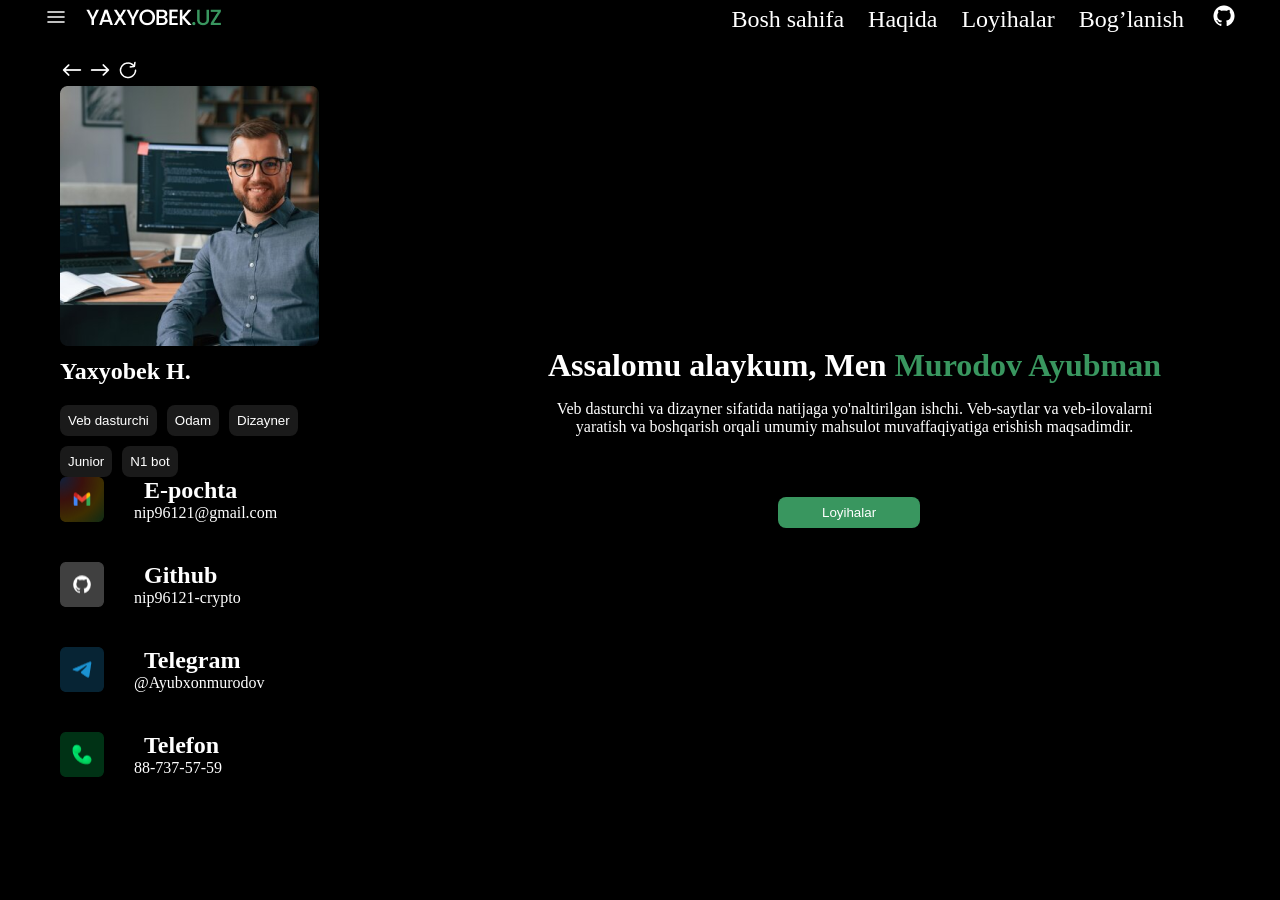
<file: index.html>
<!DOCTYPE html>
<html lang="en">

<head>
    <meta charset="UTF-8">
    <meta name="viewport" content="width=device-width, initial-scale=1.0">
    <title>Document</title>
    <link rel="preconnect" href="https://fonts.googleapis.com">
    <link rel="preconnect" href="https://fonts.gstatic.com" crossorigin>
    <link
        href="https://fonts.googleapis.com/css2?family=Poppins:ital,wght@0,100;0,200;0,300;0,400;0,500;0,600;0,700;0,800;0,900;1,100;1,200;1,300;1,400;1,500;1,600;1,700;1,800;1,900&display=swap"
        rel="stylesheet">
    <link rel="stylesheet" href="./main.css">
</head>

<body>

    <header class="header">
        <div class="container">
            <nav class="header__nav">
                <a href="./index.html">
                    <img src="./images/logo.png" alt="">
                </a>
                <ul class="header__list">
                    <li class="header__item">
                        <a href="./index.html" class="header__link">Bosh sahifa</a>
                    </li>

                    <li class="header__item">
                        <a href="./about.html" class="header__link">Haqida</a>
                    </li>

                    <li class="header__item">
                        <a href="./project.html" class="header__link">Loyihalar</a>
                    </li>

                    <li class="header__item">
                        <a href="./connection.html" class="header__link">Bog’lanish</a>
                    </li>
                    <li class="header__item">
                        <a href="" class="header__link">
                            <img src="./images/logo2.png" alt="">
                        </a>
                    </li>
                </ul>
            </nav>
    </header>

    <main class="main">
        <div class="container">
            <div class="wrapper">
                <section class="main__section">
                    <div class="container">
                        <div class="main__ota">
                            <div class="main__left">
                                <div class="imgbox">
                                    <img src="./images/Sterlka.png" alt="">
                                    <img src="./images/Strelka2.png" alt="">
                                    <img src="./images/Rehlesh.png" alt="">
                                </div>
                            </div>
                            <img src="./images/Rasm1.png" alt="">
                            <h2 class="main__title">Yaxyobek H.</h2>
                            <div class="main__raght">
                                <button class="main__btn">Veb dasturchi</button>
                                <button class="main__btn">Odam</button>
                                <button class="main__btn">Dizayner</button>
                                <button class="main__btn">Junior</button>
                                <button class="main__btn">N1 bot</button>
                            </div>


                            <div class="bx">
                                <div class="box2">
                                    <img src="./images/email.png" alt="">
                                    <div class="div">
                                        <h2 class="main__title2">E-pochta</h2>
                                        <a class="main__text2" href="nip96121@gmail.com">nip96121@gmail.com</a>
                                    </div>
                                </div>

                                <div class="box2">
                                    <img src="./images/Github.png" alt="">
                                    <div class="div">
                                        <h2 class="main__title2">Github</h2>
                                        <a class="main__text2" href="nip96121-crypto">nip96121-crypto</a>
                                    </div>
                                </div>

                                <div class="box2">
                                    <img src="./images/Teligram.png" alt="">
                                    <div class="div">
                                        <h2 class="main__title2">Telegram</h2>

                                        <a class="main__text2" href="@Ayubxonmurodov">@Ayubxonmurodov</a>
                                    </div>
                                </div>

                                <div class="box2">
                                    <img src="./images/Telefon.png" alt="">
                                    <div class="div">
                                        <h2 class="main__title2">Telefon</h2>
                                        <a class="main__text2" href="">88-737-57-59</a>
                                    </div>
                                </div>

                            </div>

                        </div>
                    </div>
                </section>

                <section class="main__section">
                    <div class="container">
                        <h1 class="main__title1">Assalomu alaykum, Men <span class="main__span"> Murodov Ayubman</span>
                        </h1>
                        <p class="main__rect">Veb dasturchi va dizayner sifatida natijaga yo'naltirilgan ishchi.
                            Veb-saytlar va
                            veb-ilovalarni yaratish va boshqarish orqali umumiy mahsulot muvaffaqiyatiga erishish
                            maqsadimdir.
                        </p>
                        <button class="main__btn2">Loyihalar</button>
                    </div>
                </section>

            </div>
        </div>
    </main>
    </div>
</body>

</html>
</file>
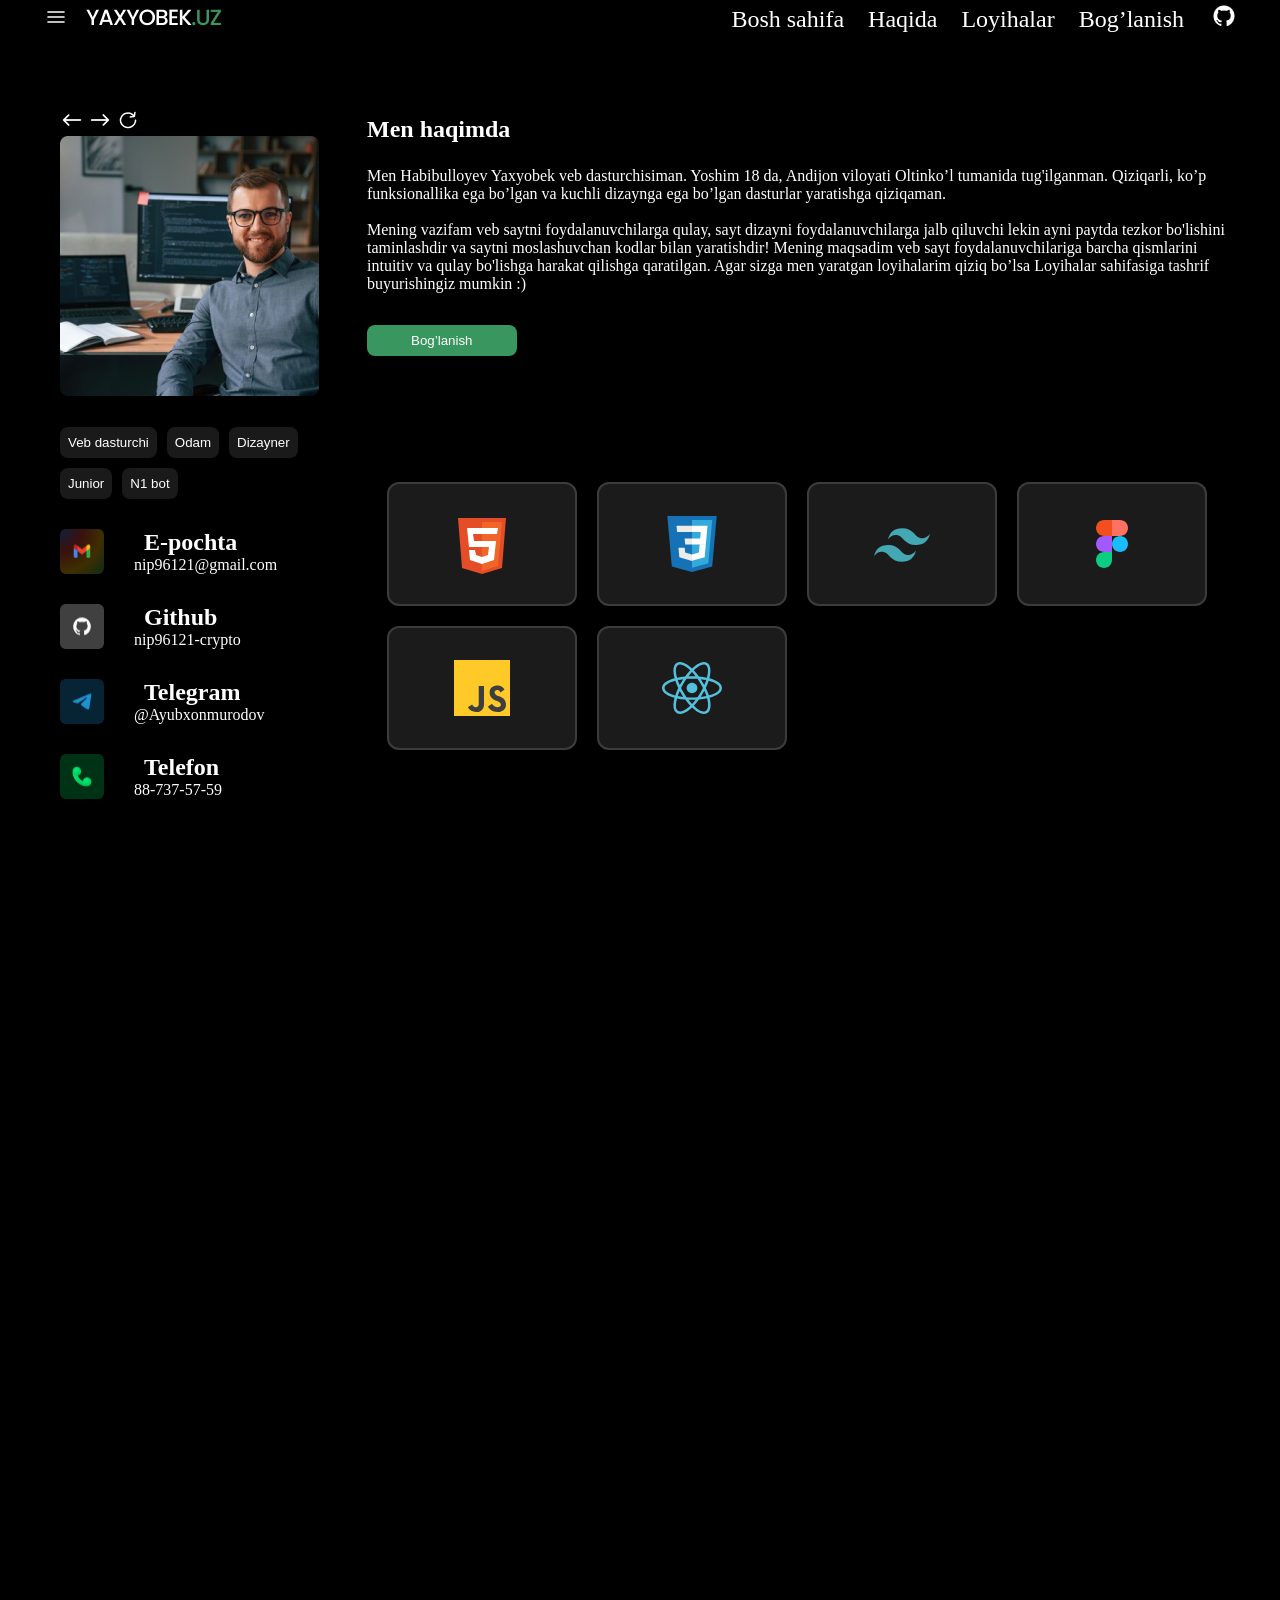
<file: about.html>
<!DOCTYPE html>
<html lang="en">

<head>
    <meta charset="UTF-8">
    <meta name="viewport" content="width=device-width, initial-scale=1.0">
    <title>Document</title>
    <link rel="stylesheet" href="./about.css">
</head>

<body>


    <header class="header">
        <div class="container">
            <nav class="header__nav">
                <a href="./index.html">
                    <img src="./images/logo.png" alt="">
                </a>
                <ul class="header__list">
                    <li class="header__item">
                        <a href="./index.html" class="header__link">Bosh sahifa</a>
                    </li>

                    <li class="header__item">
                        <a href="./about.html" class="header__link">Haqida</a>
                    </li>

                    <li class="header__item">
                        <a href="./project.html" class="header__link">Loyihalar</a>
                    </li>

                    <li class="header__item">
                        <a href="./connection.html" class="header__link">Bog’lanish</a>
                    </li>
                    <li class="header__item">
                        <a href="" class="header__link">
                            <img src="./images/logo2.png" alt="">
                        </a>
                    </li>
                </ul>
            </nav>
    </header>




    <main class="main">
        <div class="container">
            <div class="wrapper">
                <section class="main__section">
                    <div class="container">
                        <div class="main__ota">
                            <div class="main__left">
                                <div class="imgbox">
                                    <img src="./images/Sterlka.png" alt="">
                                    <img src="./images/Strelka2.png" alt="">
                                    <img src="./images/Rehlesh.png" alt="">
                                </div>
                            </div>
                            <img src="./images/Rasm1.png" alt="">
                            <h2 class="main__title">Yaxyobek H.</h2>
                            <div class="main__raght">
                                <button class="main__btn">Veb dasturchi</button>
                                <button class="main__btn">Odam</button>
                                <button class="main__btn">Dizayner</button>
                                <button class="main__btn">Junior</button>
                                <button class="main__btn">N1 bot</button>
                            </div>
                          <div class="bx">
                              

                               <div class="bs">
                                <div class="b">
                                    <img src="./images/email.png" alt="">
                                    <div class="div">
                                        <h2 class="main__title2">E-pochta</h2>
                                        <a class="main__text2" href="nip96121@gmail.com">nip96121@gmail.com</a>
                                    </div>
                                </div>

                                <div class="b">
                                    <img src="./images/Github.png" alt="">
                                    <div class="div">
                                        <h2 class="main__title2">Github</h2>
                                        <a class="main__text2" href="nip96121-crypto">nip96121-crypto</a>
                                    </div>
                                </div>

                                <div class="b">
                                    <img src="./images/Teligram.png" alt="">
                                    <div class="div">
                                        <h2 class="main__title2">Telegram</h2>

                                        <a class="main__text2" href="@Ayubxonmurodov">@Ayubxonmurodov</a>
                                    </div>
                                </div>

                                <div class="b">
                                    <img src="./images/Telefon.png" alt="">
                                    <div class="div">
                                        <h2 class="main__title2">Telefon</h2>
                                        <a class="main__text2" href="">88-737-57-59</a>
                                    </div>
                                </div>

                            </div>
                        </div>
                    </div>
                </section>

                <div class="section__ota">
                    <section class="main__section">
                    <div class="ta">
                        <h1 class="main__titl">Men haqimda</h1>
                        <p class="main__text4">Men Habibulloyev Yaxyobek veb dasturchisiman. Yoshim 18 da, Andijon
                            viloyati Oltinko’l tumanida tug'ilganman. Qiziqarli, ko’p funksionallika ega bo’lgan va
                            kuchli dizaynga ega bo’lgan dasturlar yaratishga qiziqaman. </p>
                        <br>
                        <p class="main__text3">Mening vazifam veb saytni foydalanuvchilarga qulay, sayt dizayni
                            foydalanuvchilarga jalb qiluvchi lekin ayni paytda tezkor bo'lishini taminlashdir va saytni
                            moslashuvchan kodlar bilan yaratishdir! Mening maqsadim veb sayt foydalanuvchilariga barcha
                            qismlarini intuitiv va qulay bo'lishga harakat qilishga qaratilgan. Agar sizga men yaratgan
                            loyihalarim qiziq bo’lsa <span class="main__span">Loyihalar </span>sahifasiga tashrif
                            buyurishingiz mumkin :)</p>
                        <button class="main__bn">Bog’lanish</button>
                    </div>
                </section>


                <section class="main__section4">
                    <div class="container">
                        <h2 class="">Asbob-uskunalar</h2>

                </section>
            



            <section class="main__section4">
                <div class="container">
                    <h2 class="">Asbob-uskunalar</h2>
                    <div class="wrapperr">
                        <div class="ot">
                            <div class="bol">
                                <img src="./images/html.svg" alt="">
                            </div>
                            <div class="bol">
                                <img src="./images/css.svg" alt="">
                            </div>
                            <div class="bol">
                                <img src="./images/tailwind.svg" alt="">
                            </div>
                            <div class="bol">
                                <img src="./images/figma.svg" alt="">
                            </div>
                            <div class="bol">
                                <img src="./images/java scrip.svg" alt="">
                            </div>
                            <div class="bol">
                                <img src="./images/react.svg" alt="">
                            </div>
                            
                        </div>
                    </div>

            </section>
                </div>
            </div>
        </div>
        </div>
        </div>
        </div>
    </main>
</body>

</html>
</file>
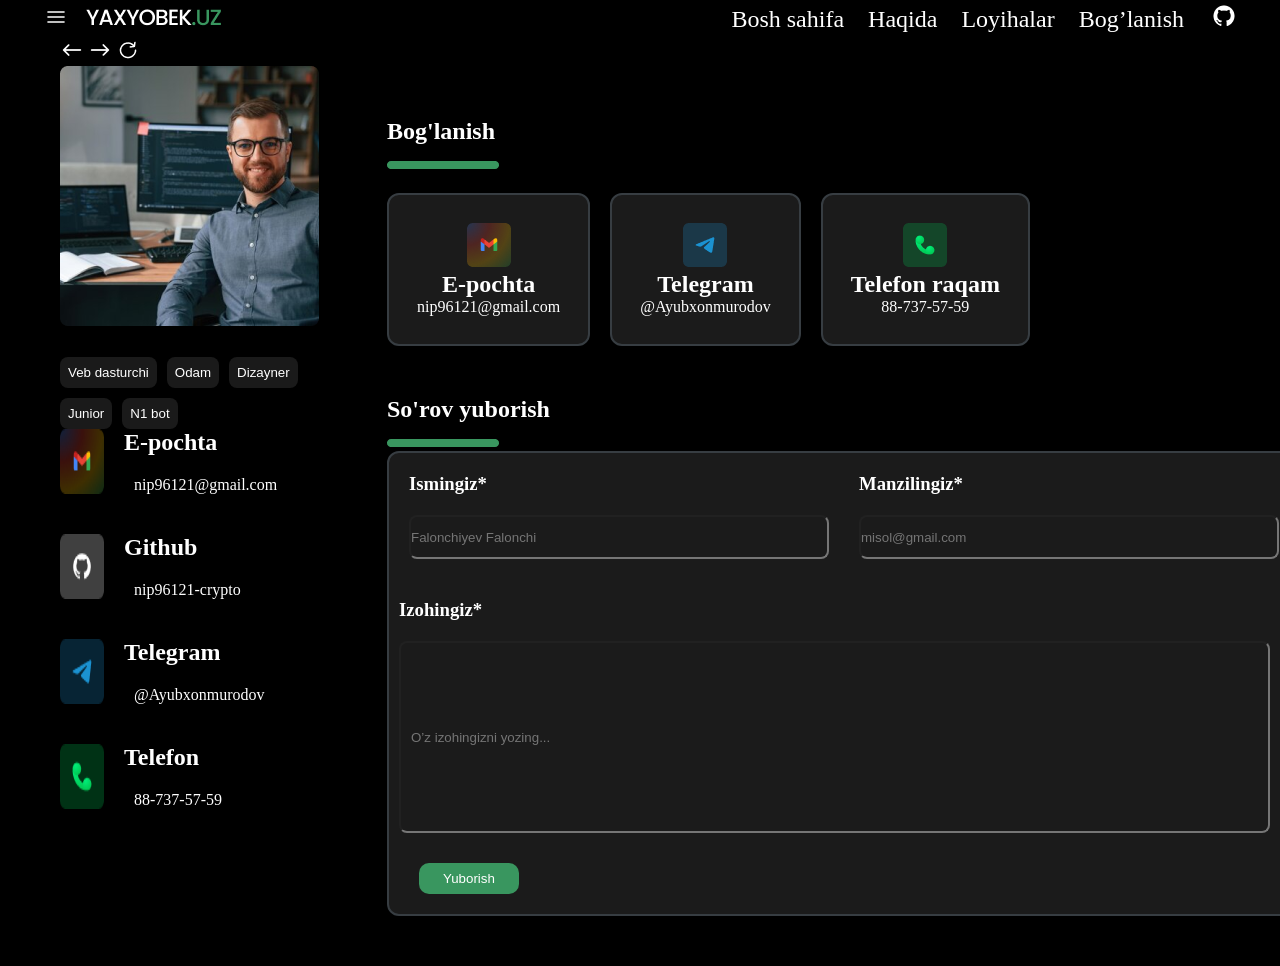
<file: connection.html>
<!DOCTYPE html>
<html lang="en">

<head>
    <meta charset="UTF-8">
    <meta name="viewport" content="width=+, initial-scale=1.0">
    <title>Document</title>
    <link rel="stylesheet" href="./connection.css">
</head>

<body>
    <header class="header">
        <div class="container">
            <nav class="header__nav">
                <a href="./index.html">
                    <img src="./images/logo.png" alt="">
                </a>
                <ul class="header__list">
                    <li class="header__item">
                        <a href="./index.html" class="header__link">Bosh sahifa</a>
                    </li>

                    <li class="header__item">
                        <a href="./about.html" class="header__link">Haqida</a>
                    </li>

                    <li class="header__item">
                        <a href="./project.html" class="header__link">Loyihalar</a>
                    </li>

                    <li class="header__item">
                        <a href="" class="header__link">Bog’lanish</a>
                    </li>
                    <li class="header__item">
                        <a href="" class="header__link">
                            <img src="./images/logo2.png" alt="">
                        </a>
                    </li>
                </ul>
            </nav>
    </header>


    <main class="projekt__main">
        <div class="container">
            <div class="wrapper">
                <section class="main__section">
                    <div class="container">
                        <div class="main__ota">
                            <div class="main__left">
                                <div class="imgbox">
                                    <img src="./images/Sterlka.png" alt="">
                                    <img src="./images/Strelka2.png" alt="">
                                    <img src="./images/Rehlesh.png" alt="">
                                </div>
                            </div>
                            <img src="./images/Rasm1.png" alt="">
                            <h2 class="main__title">Yaxyobek H.</h2>
                            <div class="main__raght">
                                <button class="main__btn">Veb dasturchi</button>
                                <button class="main__btn">Odam</button>
                                <button class="main__btn">Dizayner</button>
                                <button class="main__btn">Junior</button>
                                <button class="main__btn">N1 bot</button>
                            </div>
                          <div class="bx">
                                <div class="box2">
                                    <img src="./images/email.png" alt="">
                                    <div class="div">
                                        <h2 class="main__title2">E-pochta</h2>
                                        <a class="main__text2" href="nip96121@gmail.com">nip96121@gmail.com</a>
                                    </div>
                                </div>

                                <div class="box2">
                                    <img src="./images/Github.png" alt="">
                                    <div class="div">
                                        <h2 class="main__title2">Github</h2>
                                        <a class="main__text2" href="nip96121-crypto">nip96121-crypto</a>
                                    </div>
                                </div>

                                <div class="box2">
                                    <img src="./images/Teligram.png" alt="">
                                    <div class="div">
                                        <h2 class="main__title2">Telegram</h2>
                                        
                                        <a class="main__text2" href="@Ayubxonmurodov">@Ayubxonmurodov</a>
                                    </div>
                                </div>

                                <div class="box2">
                                    <img src="./images/Telefon.png" alt="">
                                    <div class="div">
                                        <h2 class="main__title2">Telefon</h2>
                                        <a class="main__text2" href="">88-737-57-59</a>
                                    </div>
                                </div>

                            </div>
                        </div>
                    </div>
                </section>

                <div class="section__ota">
                    <div class="container">
                        <section>
                            <h1 class="content__title">Bog'lanish</h1>
                            <img src="./images/chiziq.png" alt="">

                            <div class="contend__ota">
                                <div class="contend__bola">
                                    <div class="box">
                                        <img src="./images/email.png" alt="">
                                        <h2 class="contend__title2">E-pochta</h2>
                                        <a class="contend__text">nip96121@gmail.com</a>

                                    </div>
                                </div>

                                <div class="contend__bola">
                                    <div class="box">
                                        <img src="./images/Teligram.png" alt="">
                                        <h2 class="contend__title2">Telegram</h2>
                                        <a class="contend__text">@Ayubxonmurodov</a>
                                    </div>
                                </div>

                                <div class="contend__bola">
                                    <div class="box">

                                        <img src="./images/Telefon.png" alt="">
                                        <h2 class="contend__title2">Telefon raqam</h2>
                                        <a class="contend__text">88-737-57-59</a>
                                    </div>
                                </div>
                            </div>
                        </section>
                        <h2 class="content__title">So'rov yuborish</h2>
                            <img src="./images/chiziq.png" alt="">

                            <div class="input__ota">
                             <div class="contend__inputota">
                                   <div class="b2">
                                    <h3 class="contend__title3">Ismingiz*</h3>
                                <input type="text" placeholder="Falonchiyev Falonchi" class="content__input">
                                   </div>
                                <div class="b2">
                                    <h3 class="contend__title3">Manzilingiz*</h3>
                                <input type="email" placeholder="misol@gmail.com" class="content__input">
                                </div>
                            </div>
                            <h3 class="contend__title3">Izohingiz*</h3>
                            <input type="text" placeholder="O’z izohingizni yozing..." class="content__input2">
                                <button class="contend__btn">Yuborish</button>
                            </div>
                        <section>
                            
                        </section>
                    </div>
                </div>
</body>

</html>
</file>
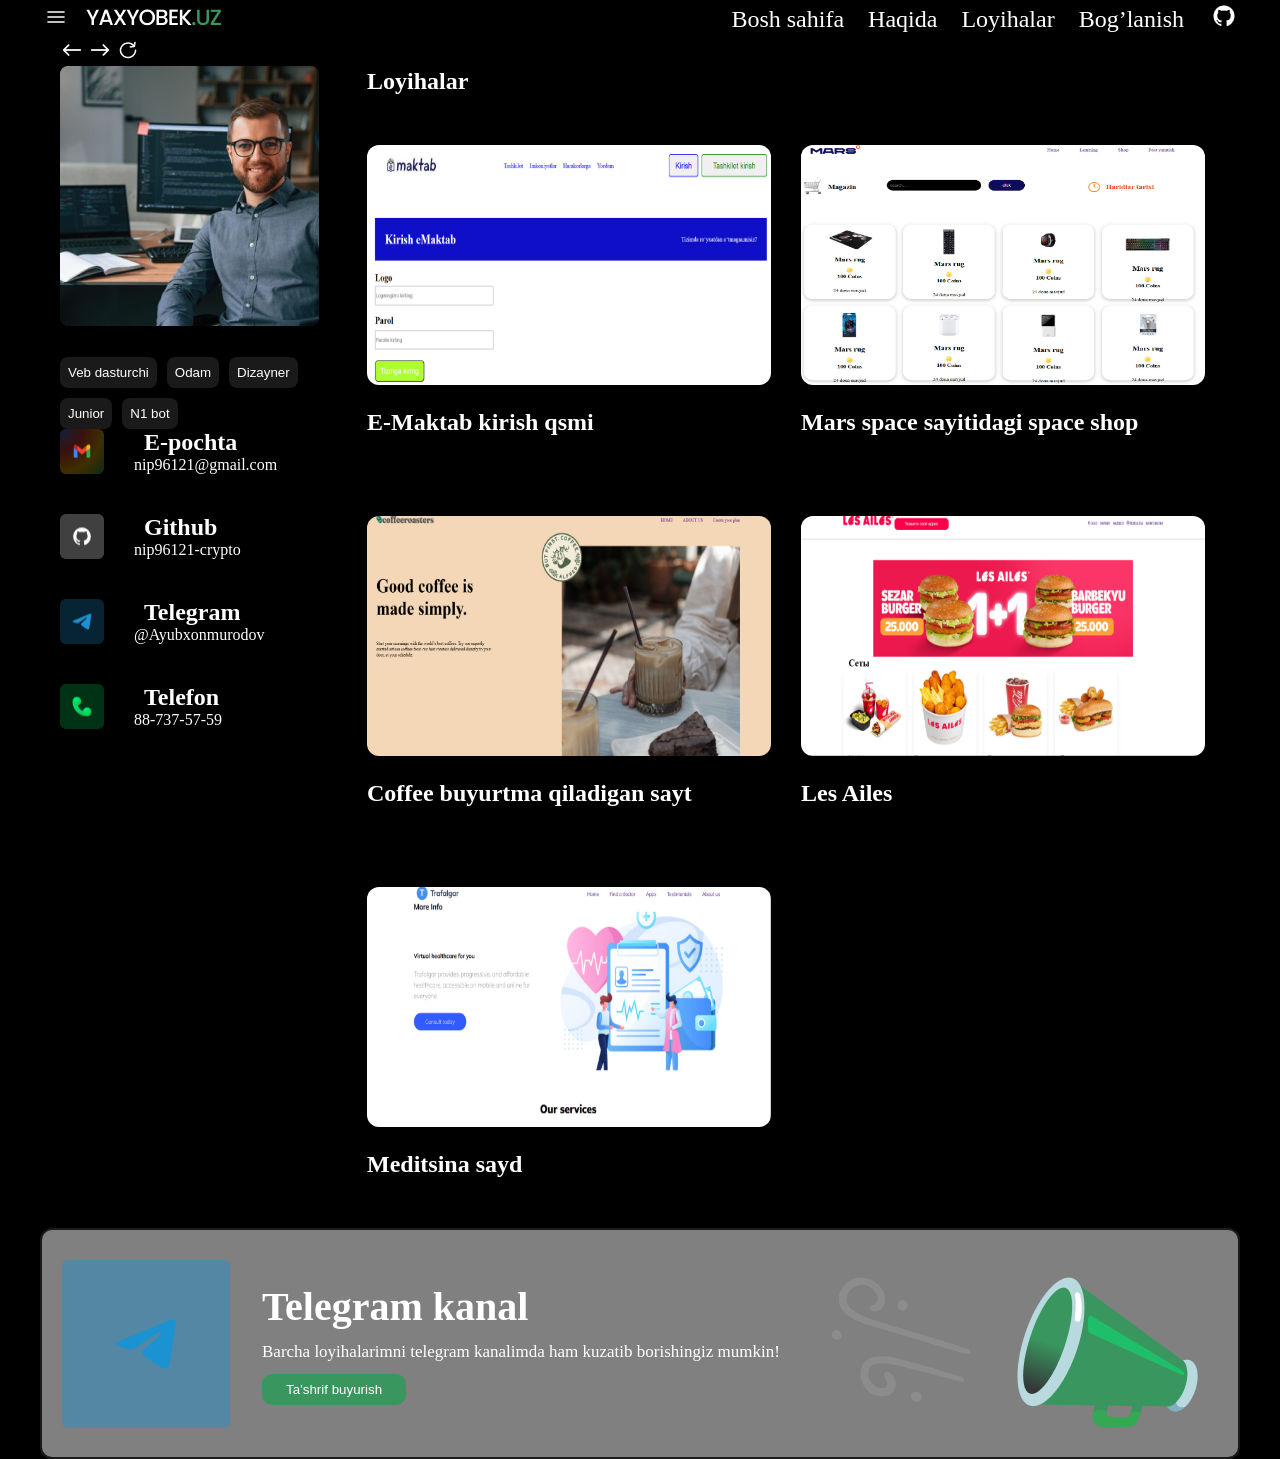
<file: project.html>
<!DOCTYPE html>
<html lang="en">

<head>
    <meta charset="UTF-8">
    <meta name="viewport" content="width=device-width, initial-scale=1.0">
    <title>Document</title>
    <link rel="stylesheet" href="./project.css">
</head>

<body>
    <header class="header">
        <div class="container">
            <nav class="header__nav">
                <a href="./index.html">
                    <img src="./images/logo.png" alt="">
                </a>
                <ul class="header__list">
                    <li class="header__item">
                        <a href="./index.html" class="header__link">Bosh sahifa</a>
                    </li>

                    <li class="header__item">
                        <a href="./about.html" class="header__link">Haqida</a>
                    </li>

                    <li class="header__item">
                        <a href="./project.html" class="header__link">Loyihalar</a>
                    </li>

                    <li class="header__item">
                        <a href="./connection.html" class="header__link">Bog’lanish</a>
                    </li>
                    <li class="header__item">
                        <a href="" class="header__link">
                            <img src="./images/logo2.png" alt="">
                        </a>
                    </li>
                </ul>
            </nav>
    </header>


    <main class="projekt__main">
        <div class="container">
            <div class="wrapper">
                <section class="main__section">
                    <div class="container">
                        <div class="main__ota">
                            <div class="main__left">
                                <div class="imgbox">
                                    <img src="./images/Sterlka.png" alt="">
                                    <img src="./images/Strelka2.png" alt="">
                                    <img src="./images/Rehlesh.png" alt="">
                                </div>
                            </div>
                            <img src="./images/Rasm1.png" alt="">
                            <h2 class="main__title">Yaxyobek H.</h2>
                            <div class="main__raght">
                                <button class="main__btn">Veb dasturchi</button>
                                <button class="main__btn">Odam</button>
                                <button class="main__btn">Dizayner</button>
                                <button class="main__btn">Junior</button>
                                <button class="main__btn">N1 bot</button>
                            </div>
                            <div class="bx">
                                <div class="box2">
                                    <img src="./images/email.png" alt="">
                                    <div class="div">
                                        <h2 class="main__title2">E-pochta</h2>
                                        <a class="main__text2" href="nip96121@gmail.com">nip96121@gmail.com</a>
                                    </div>
                                </div>

                                <div class="box2">
                                    <img src="./images/Github.png" alt="">
                                    <div class="div">
                                        <h2 class="main__title2">Github</h2>
                                        <a class="main__text2" href="nip96121-crypto">nip96121-crypto</a>
                                    </div>
                                </div>

                                <div class="box2">
                                    <img src="./images/Teligram.png" alt="">
                                    <div class="div">
                                        <h2 class="main__title2">Telegram</h2>

                                        <a class="main__text2" href="@Ayubxonmurodov">@Ayubxonmurodov</a>
                                    </div>
                                </div>

                                <div class="box2">
                                    <img src="./images/Telefon.png" alt="">
                                    <div class="div">
                                        <h2 class="main__title2">Telefon</h2>
                                        <a class="main__text2" href="">88-737-57-59</a>
                                    </div>
                                </div>

                            </div>
                        </div>
                    </div>
                </section>

                <div class="section__ota">
                    <section>
                        <h1 class="projekt__title">Loyihalar</h1>
                        <div class="projekt__box">
                            <div class="projekt__left">
                                <a href="https://nip96121-crypto.github.io/Kundalik-kom-kirish/" class="projekt__link">
                                    <img width="404px" height="240px" src="./images/kundalik kom.jpg" alt=""
                                        class="projekt__img">
                                </a>
                                <h2 class="projekt__title2">E-Maktab kirish qsmi</h2>
                            </div>

                            <div class="projekt__left">
                                <a href="https://nip96121-crypto.github.io/3-oy-4-dars/" class="projekt__link">
                                    <img width="404px" height="240px" src="./images/spoce shop.jpg" alt=""
                                        class="projekt__img">
                                </a>
                                <h2 class="projekt__title2">Mars space sayitidagi space shop</h2>
                            </div>
                            <div class="projekt__left">
                                <a href="https://nip96121-crypto.github.io/3-oy-6-dars/" class="projket__link">
                                    <img width="404px" height="240px" src="./images/coffee.jpg" alt=""
                                        class="projekt__img">
                                </a>
                                <h2 class="projekt__title2">Coffee buyurtma qiladigan sayt</h2>
                            </div>

                             <div class="projekt__left">
                                <a href="https://nip96121-crypto.github.io/3-oy-6-dars/" class="projket__link">
                                    <img width="404px" height="240px" src="./images/rasm.jpg" alt=""
                                        class="projekt__img">
                                </a>
                                <h2 class="projekt__title2">Les Ailes</h2>
                            </div>

                            
                             <div class="projekt__left">
                                <a href="https://nip96121-crypto.github.io/3-oy-6-dars/" class="projket__link">
                                    <img width="404px" height="240px" src="./images/rasm4.jpg" alt=""
                                        class="projekt__img">
                                </a>
                                <h2 class="projekt__title2">Meditsina sayd</h2>
                            </div>
                        </div>
                    </section>
                </div>
            </div>
        </div>
    </main>



    <footer class="footer">
        <div class="container">
            <div class="footer__ota">
                <img src="./images/Telegram logo.png" alt="" class="footer__img">
                <div class="footer__bola">
                    <h2 class="footer__title">Telegram kanal</h2>
                    <p class="footer__text">Barcha loyihalarimni telegram kanalimda ham kuzatib borishingiz mumkin!</p>
                    <button class="footer__btn">Ta’shrif buyurish</button>
                </div>
                <div class="img__box">
                    <img src="./images/shamol.png" alt="" class="footer__img2">
                    <img src="./images/karne.png" alt="" class="footer__img2">
                </div>
            </div>
        </div>
    </footer>
</body>

</html>
</file>
<file: main.css>
*{
    margin: 0;
    padding: 0;
    box-sizing: border-box;
    list-style: none;
    text-decoration: none;
}
.container{
    max-width: 1240px;
    width: 100%;
    margin: 0 auto;
    padding: 0 20px;
}
.header__nav{
    display: flex;
    align-items: center;
    justify-content: space-between;
}
.header__list{
    display: flex;
    align-items: center;
    gap: 24px;
}
.header__link{
    color: white;
    font-size: 24px;
}
.header{
    background-color: black;
}
.main__imgbox{
    display: flex;
    align-items: center;
    gap: 14px;
    padding-bottom: 14px;
}
.main__ota{
    background-color: black;
    width: 287px;
}
.main__section{
    background-color: black;
}
.main__raght{
    display: flex; 
    align-items: center;
    flex-wrap: wrap;
    gap: 10px;
}
.main__btn{
    border: none;
    padding: 8px;
    background-color: #FFFFFF1A;
   border-radius: 8px;
    color: #FFFFFF;
    
}
.main__title{
    color: white;
    margin-top: 8px;
    margin-bottom: 20px;
}
.main__text{
    color: white;
}
.bola{
    display: flex;
}
.main__span{
    color: #39965F;
}
.main__title1{
    color: white;
    padding-bottom: 16px;
    width: 633px;
    text-align: center;
    font-size: 32px;
     margin-left:  151px;
}
.main__btn2{
    color: white;
    background-color: #39965F;
    border-radius: 8px;
    padding: 8px 44px;
    border: none;
    margin-left:  391px;
}

.main__btn2:hover{
    background-color: blue;
    color: white;
    transition: 0.5s ease-in-out;
 
}
.main__rect{
    padding-bottom: 61px;
    color: white;
    width: 633px;
     margin-left:  151px;
    text-align: center;
}
.wrapper{
    display: flex;
    align-items: center;
}
.main{
    background-color: black;
    margin-top: 20px;
}
body{
    background-color: black;
    
}
.header__link:hover{
    color: rgb(24, 242, 24);
    transition: 0.5s ease-in-out;
}
.main__title2{
    color: white;
    margin-left: 40px;
}
.bola333{
    display: flex;
}
.main__tp{
    display: flex;
}
.box2{
    display: flex;
}
.box2{
    margin-bottom: 40px;
}
.main__text2{
    color: white;
    margin-left: 30px;
    margin-top: 20px;
}
</file>
<file: about.css>
*{
    margin: 0;
    padding: 0;
    box-sizing: border-box;
    list-style: none;
    text-decoration: none;
}
.container{
    max-width: 1240px;
    width: 100%;
    margin: 0 auto;
    padding: 0 20px;
}
.header__nav{
    display: flex;
    align-items: center;
    justify-content: space-between;
}
.header__list{
    display: flex;
    align-items: center;
    gap: 24px;
}
.header__link{
    color: white;
    font-size: 24px;
}
.header{
    background-color: black;
}
.main__imgbox{
    display: flex;
    align-items: center;
    gap: 14px;
    padding-bottom: 14px;
}
.main__ota{
    background-color: black;
    width: 287px;
    height: 1560px;
}
.main__section{
    background-color: black;
}
.main__raght{
    display: flex; 
    align-items: center;
    flex-wrap: wrap;
    gap: 10px;
}
.main__btn{
    border: none;
    padding: 8px;
    background-color: #FFFFFF1A;
   border-radius: 8px;
    color: #FFFFFF;
    
}
.main__titl{
    color: white;
    margin-top: 8px;
}
.main__text{
    color: white;
}
.bola{
    display: flex;
}
.main__text2{
    padding-bottom: 61px;
    color: white;
    width: 633px;
     margin-left:  151px;
    text-align: center;
}
.wrapper{
    display: flex;
    margin-top: 70px;
}
.main{
    background-color: black;
    margin-top: 20px;
    
}
body{
    background-color: black; 
}
.main__titl{
    color: white;
}
.main__bn{
    margin-top: 32px;
    margin-bottom: 72px;
    padding: 8px 44px;
    background-color: #39965F;
    border-radius: 8px;
    border: none;
    color: white;
}

.main__bn:hover{
background-color: blue;
    color: black;
    transition: 0.5s ease-in-out;
}
.main__text3{
    color: white;
}
.main__text4{
    color: white;
    margin-top: 24px;
}
.bol{
    width: 190px;
    height: 124px;
    display: flex;
    align-items: center;
    background-color: #1B1B1B;
    border-radius: 12px;
    justify-content: center;
    border: 2px solid rgb(61, 60, 60);
}
.ot{
    display: flex;
    flex-wrap: wrap;
    gap: 20px;
    
}
.main__section4{
    display: flex;
    align-items: center;
}

.header__link:hover{
    color: green;
    transition: 0.5s ease-in-out;
}
.section__ota{


}
.main__text2{
    color: white;
}
.main__title2{
    color: white;
    margin-left: 40px;
}
.bola333{
    display: flex;
}
.main__tp{
    display: flex;
}
.bo2{
    display: flex;
}
.bo2{
    margin-bottom: 40px;
}
.main__text2{
    color: white;
    margin-left: 30px;
    margin-top: 20px;
}
.bx2{
    display: flex;
}
.main__text2{
    color: white;
    margin-left: 30px;
    margin-top: 20px;
}
.main__text2{
    color: white;
    margin-left: 30px;
    margin-top: 20px;
}
.b{
    display: flex;
    margin-top: 30px;
}
</file>
<file: connection.css>
* {
    margin: 0;
    padding: 0;
    box-sizing: border-box;
    list-style: none;
    text-decoration: none;
}

body {
    background-color: black;
}

.container {
    max-width: 1240px;
    width: 100%;
    margin: 0 auto;
    padding: 0 20px;
}

.header__nav {
    display: flex;
    align-items: center;
    justify-content: space-between;
}

.header__list {
    display: flex;
    align-items: center;
    gap: 24px;
}

.header__link {
    color: white;
    font-size: 24px;
}

.header {
    background-color: black;
}

.main__imgbox {
    display: flex;
    align-items: center;
    gap: 14px;
    padding-bottom: 14px;
}

.main__ota {
    background-color: black;
    width: 287px;
}

.main__section {
    background-color: black;
}

.main__raght {
    display: flex;
    align-items: center;
    flex-wrap: wrap;
    gap: 10px;
}

.main__btn {
    border: none;
    padding: 8px;
    background-color: #FFFFFF1A;
    border-radius: 8px;
    color: #FFFFFF;

}

.projekt__main {
    background-color: black;
}

.main__titl {
    color: white;
    margin-top: 8px;
}

.main__text {
    color: white;
}

.header__link:hover {
    color: green;
    transition: 0.5s ease-in-out;
}

.section__ota {
    display: flex;
    margin-top: 30px;
}

.wrapper {
    display: flex;
}

.content__title {
    color: #FFFFFF;
    margin-bottom: 10px;
    margin-top: 50px;
}

.contend__ota {
    display: flex;
    align-items: center;
    gap: 20px;

}

.contend__bola {
    border: 2px solid rgb(55, 61, 66);
    background-color: #1B1B1B;
    color: white;
    border-radius: 12px;
    margin-top: 20px;
}

.box {
    padding: 28px;
    text-align: center;
}

.content__input2 {
    width: 871px;
    height: 192px;
    border-radius: 8px;
    background-color: #1B1B1B;
    color: white;
    padding: 10px;
    margin: 10px;
}

.content__input {
    width: 420px;
    height: 44px;
    border-radius: 8px;
    background-color: #1B1B1B;
    color: white;
    margin: 10px;

}

.contend__inputota {
    display: flex;
    margin-bottom: 20px;
    gap: 10px;
    padding: 10px;

}

.input__ota {
    background-color: #1B1B1B;
    border: 2px solid rgb(55, 61, 66);
    border-radius: 12px;
    margin-bottom: 50px;
}

.contend__title3 {
    color: #FFFFFF;
    margin: 10px;
}

.contend__btn {
    border: none;
    background-color: #39965F;
    padding: 8px 24px;
    border-radius: 10px;
    color: white;
    margin-top: 20px;
    margin-bottom: 20px;
    margin-left: 30px;
}
.contend__btn:hover{
    
    background-color: blue;
    color: black;
    transition: 0.5s ease-in-out;

}
.main__text2{
    color: white;
    margin-bottom: 20px;
}
.main__title2{
    color: white;
    margin-left: 40px;
    margin-bottom: 20px;
    margin-left: 20px;
}
.bola333{
    display: flex;
}
.main__tp{
    display: flex;
}
.box2{
    display: flex;
    margin-bottom: 40px;
}
.main__text2{
    color: white;
    margin-left: 30px;
    margin-top: 20px;
}
</file>
<file: project.css>
* {
    margin: 0;
    padding: 0;
    box-sizing: border-box;
    list-style: none;
    text-decoration: none;
}

body {
    background-color: black;
}

.container {
    max-width: 1240px;
    width: 100%;
    margin: 0 auto;
    padding: 0 20px;
}

.header__nav {
    display: flex;
    align-items: center;
    justify-content: space-between;
}

.header__list {
    display: flex;
    align-items: center;
    gap: 24px;
}

.header__link {
    color: white;
    font-size: 24px;
}

.header {
    background-color: black;
}

.main__imgbox {
    display: flex;
    align-items: center;
    gap: 14px;
    padding-bottom: 14px;
}

.main__ota {
    background-color: black;
    width: 287px;
}

.main__section {
    background-color: black;
}

.main__raght {
    display: flex;
    align-items: center;
    flex-wrap: wrap;
    gap: 10px;
}

.main__btn {
    border: none;
    padding: 8px;
    background-color: #FFFFFF1A;
    border-radius: 8px;
    color: #FFFFFF;

}

.projekt__main {
    background-color: black;
}

.main__titl {
    color: white;
    margin-top: 8px;
}

.main__text {
    color: white;
}

.header__link:hover {
    color: green;
    transition: 0.5s ease-in-out;
}

.section__ota {
    display: flex;
    margin-top: 30px;
}

.wrapper {
    display: flex;
}

.projekt__img {
    border-radius: 12px;
}

.projekt__title2 {
    color: white;
    margin-top: 20px;
}

.projekt__left {
    margin-bottom: 50px;
}

.projekt__box {
    display: flex;
    flex-wrap: wrap;
    gap: 30px;
}

.projekt__title {
    color: white;
    margin-bottom: 50px;
}

.footer__img {
    width: 168px;
    height: 168px;
    background-color: #1B92D140;
    border-radius: 6px;
}

.footer__ota {
    display: flex;
    border: 2px solid #1B1B1B;
    border-radius: 12px;
    background-color: grey;
    align-items: center;
    padding: 20px;
    gap: 32px;
}

.footer__bola {
    color: white;
}

.footer__title {
    padding-bottom: 12px;
    font-size: 40px;
}

.footer__text {
    font-size: 17px;
    padding-bottom: 12px;
}

.footer__btn {
    border: none;
    background-color: #39965F;
    padding: 8px 24px;
    border-radius: 10px;
    color: white;
}
.footer__btn:hover{
    background-color: blue;
    color: black;
    transition: 0.5s ease-in-out;
}
.main__text2{
    color: white;
}
.main__title2{
    color: white;
    margin-left: 40px;
}
.bola333{
    display: flex;
}
.main__tp{
    display: flex;
}
.box2{
    display: flex;
}
.box2{
    margin-bottom: 40px;
}
.main__text2{
    color: white;
    margin-left: 30px;
    margin-top: 20px;
}
</file>
